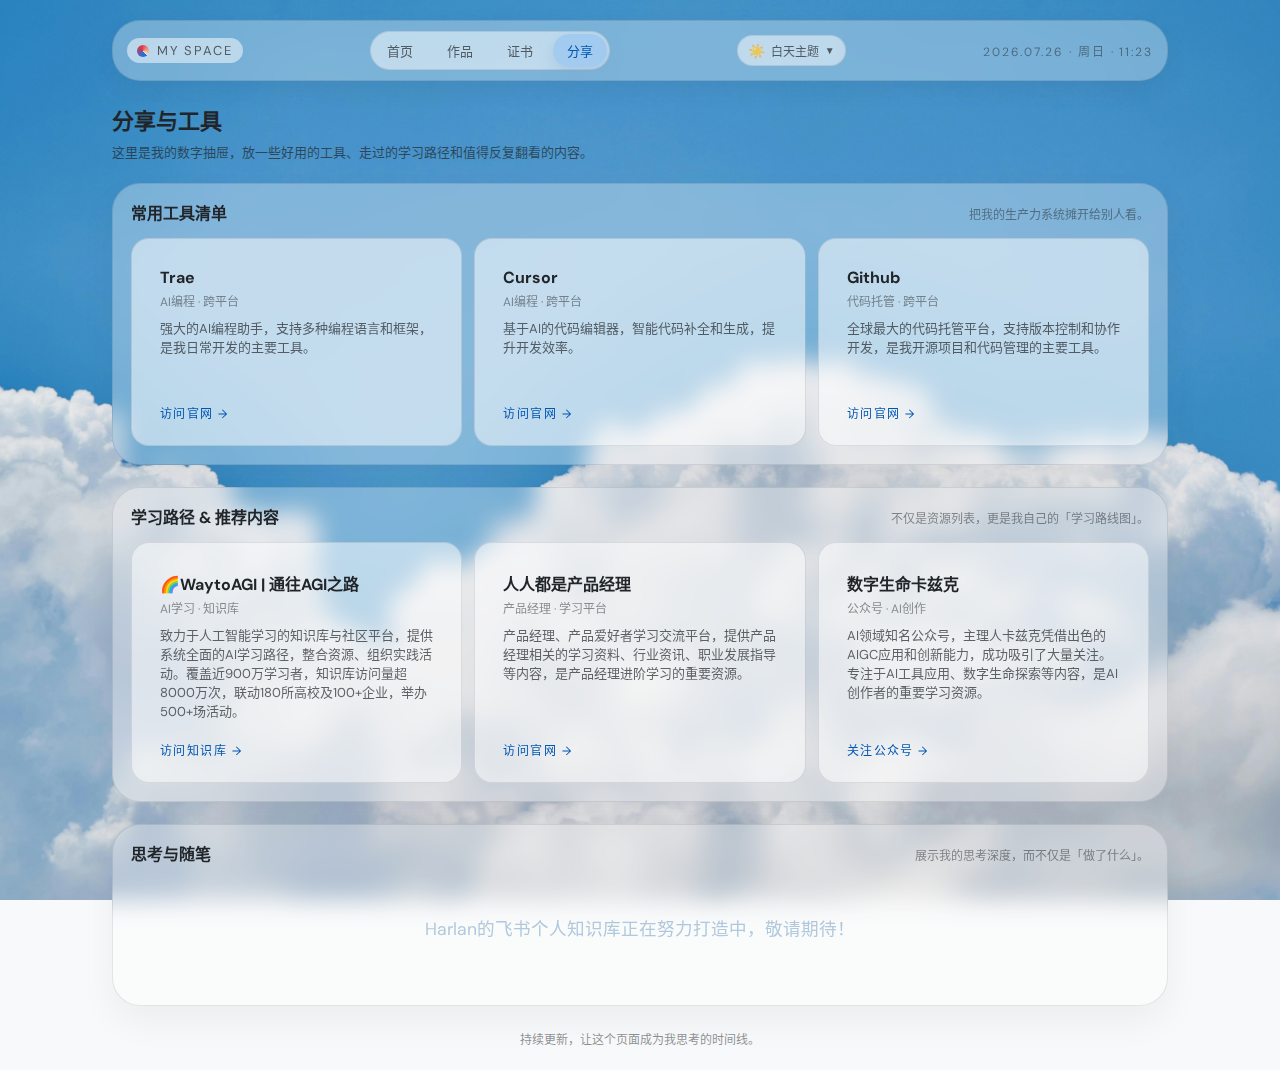
<file: share.html>
<!DOCTYPE html>
<html lang="zh-CN">
<head>
  <meta charset="UTF-8" />
  <meta name="viewport" content="width=device-width, initial-scale=1.0" />
  <title>分享与工具 · Harlan的个人空间</title>
  <link rel="preconnect" href="https://fonts.googleapis.com" />
  <link rel="preconnect" href="https://fonts.gstatic.com" crossorigin />
  <link
    href="https://fonts.googleapis.com/css2?family=DM+Sans:wght@300;400;500;600&display=swap"
    rel="stylesheet"
  />
  <link rel="stylesheet" href="styles.css" />
</head>
<body class="theme-scandi">
  <div class="app-shell app-shell--inner">
    <header class="top-nav">
      <a class="top-nav__brand" href="index.html">
        <span class="top-nav__logo-dot"></span>
        <span class="top-nav__logo-text">My Space</span>
      </a>
      <nav class="top-nav__links">
        <a href="space.html" class="top-nav__link">首页</a>
        <a href="works.html" class="top-nav__link">作品</a>
        <a href="certificates.html" class="top-nav__link">证书</a>
        <a href="share.html" class="top-nav__link top-nav__link--active">分享</a>
      </nav>
      <div class="top-nav__theme">
          <div class="theme-selector">
            <button id="theme-toggle" class="theme-toggle">
              <span class="theme-toggle__icon">🌙</span>
              <span class="theme-toggle__text">切换主题</span>
              <span class="theme-toggle__arrow">▼</span>
            </button>
            <div class="theme-dropdown" id="theme-dropdown">
              <div class="theme-option" data-theme="">
                <span class="theme-option__icon">🌞</span>
                <span class="theme-option__text">简约主题</span>
              </div>
              <div class="theme-option" data-theme="theme-day">
                <span class="theme-option__icon">☀️</span>
                <span class="theme-option__text">白天主题</span>
              </div>
              <div class="theme-option" data-theme="theme-night">
                <span class="theme-option__icon">🌙</span>
                <span class="theme-option__text">黑夜主题</span>
              </div>
            </div>
          </div>
        </div>
      <div class="top-nav__clock" id="nav-clock">--</div>
    </header>

    <main class="page">
      <header class="page-header">
        <div>
          <h1 class="page-header__title" data-i18n="share.title">分享与工具</h1>
          <p class="page-header__subtitle" data-i18n="share.subtitle">
            这里是我的数字抽屉，放一些好用的工具、走过的学习路径和值得反复翻看的内容。
          </p>
        </div>
      </header>

      <section class="section">
        <div class="section__header">
          <h2 class="section__title" data-i18n="share.tools">常用工具清单</h2>
          <p class="section__hint" data-i18n="share.toolsHint">把我的生产力系统摊开给别人看。</p>
        </div>
        <div class="card-slider-container">
          <div class="card-slider">
            <article class="card">
              <div class="card__body">
                <h3 class="card__title">Trae</h3>
                <p class="card__meta">AI编程 · 跨平台</p>
                <p class="card__desc">
                  强大的AI编程助手，支持多种编程语言和框架，是我日常开发的主要工具。
                </p>
                <div class="card__footer">
                  <a href="https://trae.ai" target="_blank" rel="noreferrer" class="card__link">访问官网 →</a>
                </div>
              </div>
            </article>
            <article class="card">
              <div class="card__body">
                <h3 class="card__title">Cursor</h3>
                <p class="card__meta">AI编程 · 跨平台</p>
                <p class="card__desc">
                  基于AI的代码编辑器，智能代码补全和生成，提升开发效率。
                </p>
                <div class="card__footer">
                  <a href="https://cursor.sh" target="_blank" rel="noreferrer" class="card__link">访问官网 →</a>
                </div>
              </div>
            </article>
            <article class="card">
              <div class="card__body">
                <h3 class="card__title">Github</h3>
                <p class="card__meta">代码托管 · 跨平台</p>
                <p class="card__desc">
                  全球最大的代码托管平台，支持版本控制和协作开发，是我开源项目和代码管理的主要工具。
                </p>
                <div class="card__footer">
                  <a href="https://github.com" target="_blank" rel="noreferrer" class="card__link">访问官网 →</a>
                </div>
              </div>
            </article>
            <article class="card">
              <div class="card__body">
                <h3 class="card__title">飞书</h3>
                <p class="card__meta">协作工具 · 跨平台</p>
                <p class="card__desc">
                  企业级协作平台，支持即时通讯、文档协作、视频会议等功能，是我团队协作的主要工具。
                </p>
                <div class="card__footer">
                  <a href="https://www.feishu.cn" target="_blank" rel="noreferrer" class="card__link">访问官网 →</a>
                </div>
              </div>
            </article>
            <article class="card">
              <div class="card__body">
                <h3 class="card__title">Midjourney</h3>
                <p class="card__meta">AI绘画 · 云端</p>
                <p class="card__desc">
                  强大的AI图像生成工具，通过文字描述生成高质量图像，是我AI创作的主要工具。
                </p>
                <div class="card__footer">
                  <a href="https://www.midjourney.com" target="_blank" rel="noreferrer" class="card__link">访问官网 →</a>
                </div>
              </div>
            </article>
            <article class="card">
              <div class="card__body">
                <h3 class="card__title">Figma</h3>
                <p class="card__meta">UI设计 · 云端</p>
                <p class="card__desc">
                  协作式UI设计工具，支持实时团队协作，界面简洁直观，是我设计用户界面的首选工具。
                </p>
                <div class="card__footer">
                  <a href="https://figma.com" target="_blank" rel="noreferrer" class="card__link">访问官网 →</a>
                </div>
              </div>
            </article>
            <article class="card">
              <div class="card__body">
                <h3 class="card__title">Notion</h3>
                <p class="card__meta">知识管理 · 跨平台</p>
                <p class="card__desc">
                  全能的知识管理工具，支持多种内容格式，帮助我组织和管理学习笔记、项目文档等。
                </p>
                <div class="card__footer">
                  <a href="https://notion.so" target="_blank" rel="noreferrer" class="card__link">访问官网 →</a>
                </div>
              </div>
            </article>
          </div>
        </div>
      </section>

      <section class="section">
        <div class="section__header">
          <h2 class="section__title" data-i18n="share.learning">学习路径 & 推荐内容</h2>
          <p class="section__hint" data-i18n="share.learningHint">不仅是资源列表，更是我自己的「学习路线图」。</p>
        </div>
        <div class="card-slider-container">
          <div class="card-slider">
            <article class="card card--note">
              <div class="card__body">
                <h3 class="card__title">🌈WaytoAGI | 通往AGI之路</h3>
                <p class="card__meta">AI学习 · 知识库</p>
                <p class="card__desc">
                  致力于人工智能学习的知识库与社区平台，提供系统全面的AI学习路径，整合资源、组织实践活动。覆盖近900万学习者，知识库访问量超8000万次，联动180所高校及100+企业，举办500+场活动。
                </p>
                <div class="card__footer">
                  <a href="https://waytoagi.feishu.cn/wiki/QPe5w5g7UisbEkkow8XcDmOpn8e" target="_blank" rel="noreferrer" class="card__link">访问知识库 →</a>
                </div>
              </div>
            </article>
            <article class="card card--note">
              <div class="card__body">
                <h3 class="card__title">人人都是产品经理</h3>
                <p class="card__meta">产品经理 · 学习平台</p>
                <p class="card__desc">
                  产品经理、产品爱好者学习交流平台，提供产品经理相关的学习资料、行业资讯、职业发展指导等内容，是产品经理进阶学习的重要资源。
                </p>
                <div class="card__footer">
                  <a href="https://www.woshipm.com/" target="_blank" rel="noreferrer" class="card__link">访问官网 →</a>
                </div>
              </div>
            </article>
            <article class="card card--note">
              <div class="card__body">
                <h3 class="card__title">数字生命卡兹克</h3>
                <p class="card__meta">公众号 · AI创作</p>
                <p class="card__desc">
                  AI领域知名公众号，主理人卡兹克凭借出色的AIGC应用和创新能力，成功吸引了大量关注。专注于AI工具应用、数字生命探索等内容，是AI创作者的重要学习资源。
                </p>
                <div class="card__footer">
                  <a href="#" target="_blank" rel="noreferrer" class="card__link">关注公众号 →</a>
                </div>
              </div>
            </article>
            <article class="card card--note">
              <div class="card__body">
                <h3 class="card__title">极客公园</h3>
                <p class="card__meta">公众号 · 科技媒体</p>
                <p class="card__desc">
                  中国创新者的大本营，成立于2010年。通过对前沿科技的观察报道、高水平的线下活动、众筹孵化等全方位的创业服务，汇聚了中国广大的创新、创业人群。
                </p>
                <div class="card__footer">
                  <a href="#" target="_blank" rel="noreferrer" class="card__link">关注公众号 →</a>
                </div>
              </div>
            </article>
            <article class="card card--note">
              <div class="card__body">
                <h3 class="card__title">量子位</h3>
                <p class="card__meta">公众号 · AI科技</p>
                <p class="card__desc">
                  关注AI及前沿科技的新媒体平台，着迷于全新技术和趋势带来的改变，帮助更多人第一时间看懂新趋势新机遇。是了解AI行业动态和技术发展的重要渠道。
                </p>
                <div class="card__footer">
                  <a href="#" target="_blank" rel="noreferrer" class="card__link">关注公众号 →</a>
                </div>
              </div>
            </article>
          </div>
        </div>
      </section>

      <section class="section">
        <div class="section__header">
          <h2 class="section__title" data-i18n="share.thoughts">思考与随笔</h2>
          <p class="section__hint" data-i18n="share.thoughtsHint">展示我的思考深度，而不仅是「做了什么」。</p>
        </div>
        <p style="text-align: center; color: rgba(126, 166, 200, 0.6); font-size: 1.1rem; padding: 2rem 0;">
          Harlan的飞书个人知识库正在努力打造中，敬请期待！
        </p>
      </section>
    </main>

    <footer class="site-footer">
      <span>持续更新，让这个页面成为我思考的时间线。</span>
    </footer>
  </div>

  <script src="main.js" defer></script>
</body>
</html>
</file>
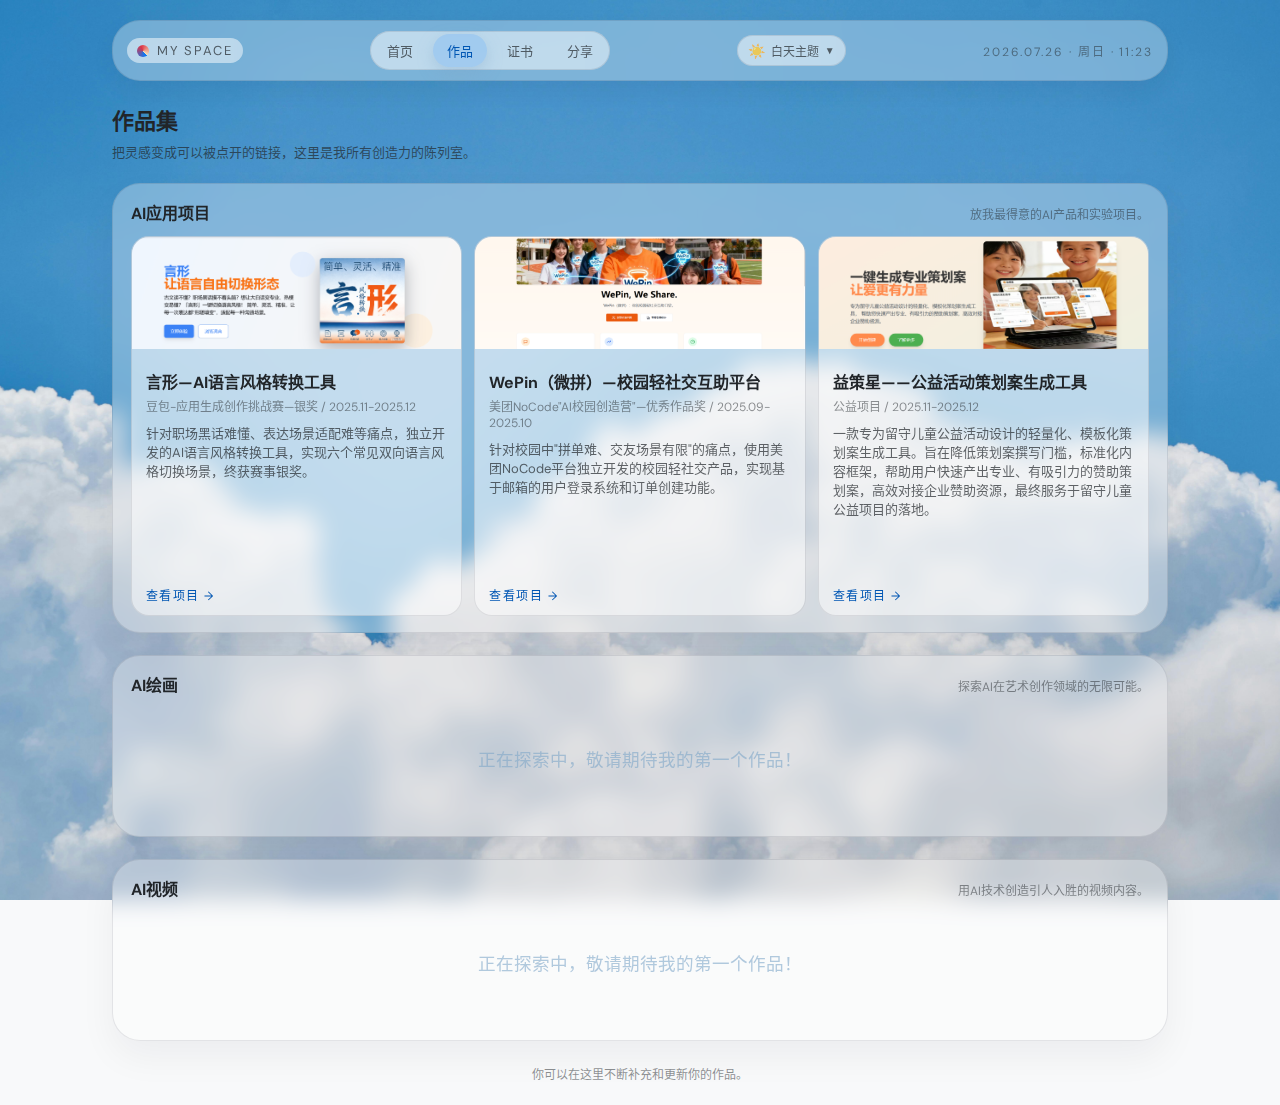
<file: works.html>
<!DOCTYPE html>
<html lang="zh-CN">
<head>
  <meta charset="UTF-8" />
  <meta name="viewport" content="width=device-width, initial-scale=1.0" />
  <title>作品集 · Harlan的个人空间</title>
  <link rel="preconnect" href="https://fonts.googleapis.com" />
  <link rel="preconnect" href="https://fonts.gstatic.com" crossorigin />
  <link
    href="https://fonts.googleapis.com/css2?family=DM+Sans:wght@300;400;500;600&display=swap"
    rel="stylesheet"
  />
  <link rel="stylesheet" href="styles.css" />
</head>
<body class="theme-scandi">
  <div class="app-shell app-shell--inner">
    <header class="top-nav">
      <a class="top-nav__brand" href="index.html">
        <span class="top-nav__logo-dot"></span>
        <span class="top-nav__logo-text">My Space</span>
      </a>
      <nav class="top-nav__links">
        <a href="space.html" class="top-nav__link">首页</a>
        <a href="works.html" class="top-nav__link top-nav__link--active">作品</a>
        <a href="certificates.html" class="top-nav__link">证书</a>
        <a href="share.html" class="top-nav__link">分享</a>
      </nav>
      <div class="top-nav__theme">
          <div class="theme-selector">
            <button id="theme-toggle" class="theme-toggle">
              <span class="theme-toggle__icon">🌙</span>
              <span class="theme-toggle__text">切换主题</span>
              <span class="theme-toggle__arrow">▼</span>
            </button>
            <div class="theme-dropdown" id="theme-dropdown">
              <div class="theme-option" data-theme="">
                <span class="theme-option__icon">🌞</span>
                <span class="theme-option__text">简约主题</span>
              </div>
              <div class="theme-option" data-theme="theme-day">
                <span class="theme-option__icon">☀️</span>
                <span class="theme-option__text">白天主题</span>
              </div>
              <div class="theme-option" data-theme="theme-night">
                <span class="theme-option__icon">🌙</span>
                <span class="theme-option__text">黑夜主题</span>
              </div>
            </div>
          </div>
        </div>
      <div class="top-nav__clock" id="nav-clock">--</div>
    </header>

    <main class="page">
      <header class="page-header">
        <div>
          <h1 class="page-header__title" data-i18n="works.title">作品集</h1>
          <p class="page-header__subtitle" data-i18n="works.subtitle">
            把灵感变成可以被点开的链接，这里是我所有创造力的陈列室。
          </p>
        </div>
      </header>

      <section class="section">
        <div class="section__header">
          <h2 class="section__title" data-i18n="works.aiApps">AI应用项目</h2>
          <p class="section__hint" data-i18n="works.aiAppsHint">放我最得意的AI产品和实验项目。</p>
        </div>
        <div class="card-grid card-grid--3">
          <article class="card card--tall">
            <div class="card__cover" style="background-image: url('images/yanxing.png'); background-size: cover; background-position: center;"></div>
            <div class="card__body">
              <h3 class="card__title">言形—AI语言风格转换工具</h3>
              <p class="card__meta">豆包-应用生成创作挑战赛—银奖 / 2025.11-2025.12</p>
              <p class="card__desc">
                针对职场黑话难懂、表达场景适配难等痛点，独立开发的AI语言风格转换工具，实现六个常见双向语言风格切换场景，终获赛事银奖。
              </p>
              <div class="card__footer">
                <a href="https://www.doubao.com/code/launch/preview/130715974914" target="_blank" rel="noreferrer" class="card__link">查看项目 →</a>
              </div>
            </div>
          </article>
          <article class="card card--tall">
            <div class="card__cover" style="background-image: url('images/WePin.png'); background-size: cover; background-position: center;"></div>
            <div class="card__body">
              <h3 class="card__title">WePin（微拼）—校园轻社交互助平台</h3>
              <p class="card__meta">美团NoCode"AI校园创造营"—优秀作品奖 / 2025.09-2025.10</p>
              <p class="card__desc">
                针对校园中"拼单难、交友场景有限"的痛点，使用美团NoCode平台独立开发的校园轻社交产品，实现基于邮箱的用户登录系统和订单创建功能。
              </p>
              <div class="card__footer">
                <a href="https://harlan-pinpin.nocode.host/" target="_blank" rel="noreferrer" class="card__link">查看项目 →</a>
              </div>
            </div>
          </article>
          <article class="card card--tall">
            <div class="card__cover" style="background-image: url('images/yicexing.png'); background-size: cover; background-position: center;"></div>
            <div class="card__body">
              <h3 class="card__title">益策星——公益活动策划案生成工具</h3>
              <p class="card__meta">公益项目 / 2025.11-2025.12</p>
              <p class="card__desc">
                一款专为留守儿童公益活动设计的轻量化、模板化策划案生成工具。旨在降低策划案撰写门槛，标准化内容框架，帮助用户快速产出专业、有吸引力的赞助策划案，高效对接企业赞助资源，最终服务于留守儿童公益项目的落地。
              </p>
              <div class="card__footer">
                <a href="https://www.doubao.com/code/launch/preview/130717026306" target="_blank" rel="noreferrer" class="card__link">查看项目 →</a>
              </div>
            </div>
          </article>
        </div>
      </section>

      <section class="section">
        <div class="section__header">
          <h2 class="section__title" data-i18n="works.aiArt">AI绘画</h2>
          <p class="section__hint" data-i18n="works.aiArtHint">探索AI在艺术创作领域的无限可能。</p>
        </div>
        <p style="text-align: center; color: rgba(126, 166, 200, 0.6); font-size: 1.1rem; padding: 2rem 0;">
          正在探索中，敬请期待我的第一个作品！
        </p>
      </section>

      <section class="section">
        <div class="section__header">
          <h2 class="section__title" data-i18n="works.aiVideo">AI视频</h2>
          <p class="section__hint" data-i18n="works.aiVideoHint">用AI技术创造引人入胜的视频内容。</p>
        </div>
        <p style="text-align: center; color: rgba(126, 166, 200, 0.6); font-size: 1.1rem; padding: 2rem 0;">
          正在探索中，敬请期待我的第一个作品！
        </p>
      </section>
    </main>

    <footer class="site-footer">
      <span>你可以在这里不断补充和更新你的作品。</span>
    </footer>
  </div>

  <script src="main.js" defer></script>
</body>
</html>
</file>
<file: styles.css>
/* 简约主题（默认） */
:root {
  --bg: #f7f7f5;
  --bg-elevated: #ffffff;
  --bg-soft: #f1f3f5;
  --bg-soft-strong: #e1e4ea;
  --border-subtle: rgba(15, 23, 42, 0.06);
  --border-strong: rgba(15, 23, 42, 0.12);
  --text-main: #1f2933;
  --text-soft: rgba(15, 23, 42, 0.62);
  --text-softer: rgba(15, 23, 42, 0.45);
  --accent: #7ea6c8;
  --accent-soft: rgba(126, 166, 200, 0.12);
  --accent-strong: #335a7b;
  --accent-warm: #f1b5aa;
  --shadow-soft: 0 18px 45px rgba(15, 23, 42, 0.08);
  --radius-lg: 28px;
  --radius-md: 18px;
  --radius-sm: 999px;
  --transition-fast: 180ms ease-out;
  --transition-med: 260ms ease-out;
}

/* 白天主题 */
body.theme-day {
  --bg: #f8f9fa;
  --bg-elevated: rgba(255, 255, 255, 0.85);
  --bg-soft: rgba(248, 249, 250, 0.85);
  --bg-soft-strong: rgba(222, 226, 230, 0.85);
  --border-subtle: rgba(15, 23, 42, 0.1);
  --border-strong: rgba(15, 23, 42, 0.15);
  --text-main: #212529;
  --text-soft: rgba(33, 37, 41, 0.7);
  --text-softer: rgba(33, 37, 41, 0.5);
  --accent: #007bff;
  --accent-soft: rgba(0, 123, 255, 0.15);
  --accent-strong: #0056b3;
  --accent-warm: #dc3545;
  --shadow-soft: 0 18px 45px rgba(0, 0, 0, 0.1);
}

/* 黑夜主题 */
body.theme-night {
  --bg: #1a1a1a;
  --bg-elevated: rgba(30, 30, 30, 0.85);
  --bg-soft: rgba(40, 40, 40, 0.85);
  --bg-soft-strong: rgba(50, 50, 50, 0.85);
  --border-subtle: rgba(255, 255, 255, 0.1);
  --border-strong: rgba(255, 255, 255, 0.15);
  --text-main: #f8f9fa;
  --text-soft: rgba(248, 249, 250, 0.7);
  --text-softer: rgba(248, 249, 250, 0.5);
  --accent: #6c757d;
  --accent-soft: rgba(108, 117, 125, 0.15);
  --accent-strong: #495057;
  --accent-warm: #fd7e14;
  --shadow-soft: 0 18px 45px rgba(0, 0, 0, 0.3);
}

/* 玻璃拟态样式 */
.glass {
  background: rgba(255, 255, 255, 0.25);
  backdrop-filter: blur(12px);
  -webkit-backdrop-filter: blur(12px);
  border: 1px solid rgba(255, 255, 255, 0.18);
  box-shadow: 0 8px 32px 0 rgba(31, 38, 135, 0.37);
}

/* 黑夜主题的玻璃拟态 */
body.theme-night .glass {
  background: rgba(30, 30, 30, 0.7);
  backdrop-filter: blur(12px);
  -webkit-backdrop-filter: blur(12px);
  border: 1px solid rgba(255, 255, 255, 0.08);
  box-shadow: 0 8px 32px 0 rgba(0, 0, 0, 0.37);
}

/* 白天主题的玻璃拟态 */
body.theme-day .glass {
  background: rgba(255, 255, 255, 0.7);
  backdrop-filter: blur(12px);
  -webkit-backdrop-filter: blur(12px);
  border: 1px solid rgba(255, 255, 255, 0.2);
  box-shadow: 0 8px 32px 0 rgba(31, 38, 135, 0.2);
}

*,
*::before,
*::after {
  box-sizing: border-box;
}

body {
  margin: 0;
  min-height: 100vh;
  font-family: "DM Sans", system-ui, -apple-system, BlinkMacSystemFont, "Segoe UI",
    sans-serif;
  color: var(--text-main);
  background-color: var(--bg);
  -webkit-font-smoothing: antialiased;
  transition: background var(--transition-med), color var(--transition-med);
}

/* 主题背景 */
body.theme-day {
  background-image: url('images/splash-light.jpg') !important;
  background-size: cover !important;
  background-position: center center !important;
  background-repeat: no-repeat !important;
  background-color: #f8f9fa;
}

body.theme-day .splash {
  background: transparent !important;
}

body.theme-night {
  background-image: url('images/splash-dark.jpg') !important;
  background-size: cover !important;
  background-position: center center !important;
  background-repeat: no-repeat !important;
  background-color: #1a1a1a;
}

body.theme-night .splash {
  background: transparent !important;
}

/* 开屏页主题背景 */
body.theme-day.splash-page {
  background-image: url('images/splash-light.jpg') !important;
  background-size: cover !important;
  background-position: center center !important;
  background-repeat: no-repeat !important;
  background-color: #f8f9fa;
}

body.theme-day.splash-page .splash {
  background: transparent !important;
}

body.theme-night.splash-page {
  background-image: url('images/splash-dark.jpg') !important;
  background-size: cover !important;
  background-position: center center !important;
  background-repeat: no-repeat !important;
  background-color: #1a1a1a;
}

body.theme-night.splash-page .splash {
  background: transparent !important;
}

.theme-scandi {
  background: radial-gradient(circle at top left, #f5fafc 0, var(--bg) 42%, #fdf7f5 100%);
}

a {
  color: inherit;
  text-decoration: none;
}

img {
  max-width: 100%;
  display: block;
}

/* Splash (welcome) page */

.splash {
  position: relative;
  min-height: 100vh;
  display: grid;
  grid-template-rows: auto 1fr auto;
  padding: 26px 32px 26px;
  overflow: hidden;
}

@media (max-width: 720px) {
  .splash {
    padding: 20px 18px 22px;
  }
}

.splash__bg {
  position: absolute;
  inset: 0;
  background:
    radial-gradient(circle at top left, rgba(126, 166, 200, 0.16), transparent 55%),
    radial-gradient(circle at bottom right, rgba(241, 181, 170, 0.16), transparent 50%),
    linear-gradient(145deg, #f9fafb 0%, #f6f3f0 100%);
  z-index: -2;
}

/* 主题模式下隐藏splash__bg，显示body的背景图片 */
body.theme-day .splash__bg,
body.theme-night .splash__bg {
  display: none !important;
  background: transparent !important;
  z-index: -10 !important;
}

.splash__header {
  display: flex;
  align-items: center;
  justify-content: space-between;
  padding: 4px 8px;
  font-size: 12px;
  letter-spacing: 0.12em;
  text-transform: uppercase;
  color: var(--text-softer);
}

/* 开屏页主题切换按钮 */
.splash__theme {
  display: flex;
  align-items: center;
}

.splash__theme .theme-toggle {
  background: rgba(255, 255, 255, 0.3);
  border-color: rgba(255, 255, 255, 0.3);
  color: var(--text-soft);
}

.splash__theme .theme-toggle:hover {
  background: rgba(255, 255, 255, 0.5);
  border-color: rgba(255, 255, 255, 0.5);
  color: var(--text-main);
}

/* 主题模式下调整开屏页主题切换按钮 */
body.theme-night .splash__theme .theme-toggle {
  background: rgba(40, 40, 40, 0.3);
  border-color: rgba(255, 255, 255, 0.1);
  color: rgba(248, 249, 250, 0.7);
}

body.theme-night .splash__theme .theme-toggle:hover {
  background: rgba(40, 40, 40, 0.5);
  border-color: rgba(255, 255, 255, 0.2);
  color: rgba(248, 249, 250, 1);
}

.splash__logo-dot {
  width: 12px;
  height: 12px;
  border-radius: 999px;
  background: conic-gradient(from 140deg, var(--accent) 0, var(--accent-warm) 55%, #f8e2b8 100%);
  margin-right: 8px;
  display: inline-block;
}

.splash__logo-text {
  font-weight: 600;
}

.splash__content {
  display: flex;
  flex-direction: column;
  align-items: center;
  justify-content: center;
  text-align: center;
  padding: 18px 0 10px;
  gap: 18px;
}

.splash__avatar {
  width: 120px;
  height: 120px;
  border-radius: 38% 62% 64% 36% / 42% 40% 60% 58%;
  background: transparent;
  display: flex;
  align-items: center;
  justify-content: center;
  border: 1px solid transparent;
  box-shadow: none;
  position: relative;
  overflow: hidden;
}

.splash__avatar::after {
  display: none;
}

.splash__avatar-inner {
  position: relative;
  z-index: 1;
  width: 84px;
  height: 84px;
  border-radius: 999px;
  background: transparent;
  display: flex;
  align-items: center;
  justify-content: center;
  font-size: 40px;
  font-weight: 500;
  color: var(--accent-strong);
}

.splash__title {
  margin: 6px 0 0;
  font-size: clamp(26px, 3vw, 32px);
  font-weight: 500;
  letter-spacing: 0.02em;
}

.splash__quote-container {
  margin: 12px 0 8px;
  max-width: 480px;
  text-align: center;
  cursor: pointer;
  transition: transform 0.3s ease;
}

.splash__quote-container:hover {
  transform: translateY(-2px);
}

.splash__quote {
  margin: 0;
  font-size: 16px;
  font-weight: 400;
  line-height: 1.5;
  color: var(--text-soft);
  font-style: italic;
  position: relative;
  padding: 20px 30px;
  opacity: 0;
  animation: fadeIn 0.8s ease forwards;
}

.splash__quote::before,
.splash__quote::after {
  display: none;
}

@keyframes fadeIn {
  from {
    opacity: 0;
    transform: translateY(10px);
  }
  to {
    opacity: 1;
    transform: translateY(0);
  }
}

@keyframes fadeOut {
  from {
    opacity: 1;
    transform: translateY(0);
  }
  to {
    opacity: 0;
    transform: translateY(-10px);
  }
}

.fade-out {
  animation: fadeOut 0.5s ease forwards;
}

.fade-in {
  animation: fadeIn 0.8s ease forwards;
}

.splash__clock {
  margin-top: 4px;
  padding: 10px 18px;
  border-radius: 999px;
  background: rgba(255, 255, 255, 0.3);
  border: 1px solid var(--border-subtle);
  font-size: 13px;
  letter-spacing: 0.14em;
  text-transform: uppercase;
  color: var(--text-soft);
}

.splash__button {
  margin-top: 12px;
}

.splash__footer {
  display: flex;
  align-items: center;
  justify-content: center;
  font-size: 12px;
  color: var(--text-softer);
  padding-top: 6px;
}

.btn {
  display: inline-flex;
  align-items: center;
  justify-content: center;
  gap: 8px;
  padding: 12px 22px;
  border-radius: 999px;
  border: 0;
  cursor: pointer;
  font-size: 14px;
  font-weight: 500;
  letter-spacing: 0.08em;
  text-transform: uppercase;
  transition: transform var(--transition-fast), box-shadow var(--transition-fast),
    background var(--transition-fast), color var(--transition-fast);
}

.btn--primary {
  background: radial-gradient(circle at top left, #f8e7e0 0, #f1b5aa 32%, #7ea6c8 100%);
  color: #1f2933;
  box-shadow: 0 12px 30px rgba(148, 144, 132, 0.5);
}

.btn--primary:hover {
  transform: translateY(-1px);
  box-shadow: 0 18px 40px rgba(148, 144, 132, 0.6);
}

.btn--primary:active {
  transform: translateY(0);
  box-shadow: 0 8px 22px rgba(148, 144, 132, 0.45);
}

.btn__icon {
  font-size: 16px;
}

/* App shell & layout */

.app-shell {
  min-height: 100vh;
  padding: 20px 32px 22px;
  display: flex;
  flex-direction: column;
  gap: 18px;
}

@media (max-width: 900px) {
  .app-shell {
    padding: 14px 16px 20px;
  }
}

.app-shell--inner {
  max-width: 1120px;
  margin: 0 auto;
}

.top-nav {
  display: flex;
  align-items: center;
  justify-content: space-between;
  padding: 10px 14px;
  border-radius: var(--radius-lg);
  background: rgba(255, 255, 255, 0.3);
  backdrop-filter: blur(12px);
  -webkit-backdrop-filter: blur(12px);
  border: 1px solid var(--border-subtle);
  box-shadow: 0 8px 24px rgba(15, 23, 42, 0.06);
  transition: all var(--transition-med);
}

body.theme-night .top-nav {
  background: rgba(40, 40, 40, 0.3);
  border-color: rgba(255, 255, 255, 0.1);
}

body.theme-day .top-nav {
  background: rgba(255, 255, 255, 0.3);
  border-color: rgba(15, 23, 42, 0.1);
}

.top-nav__brand {
  display: inline-flex;
  align-items: center;
  gap: 8px;
  padding: 4px 10px;
  border-radius: 999px;
  background: rgba(255, 255, 255, 0.3);
  backdrop-filter: blur(8px);
  -webkit-backdrop-filter: blur(8px);
  transition: all var(--transition-fast);
}

.top-nav__brand:hover {
  background: rgba(255, 255, 255, 0.5);
}

body.theme-night .top-nav__brand {
  background: rgba(40, 40, 40, 0.3);
}

body.theme-night .top-nav__brand:hover {
  background: rgba(60, 60, 60, 0.5);
}

body.theme-day .top-nav__brand {
  background: rgba(255, 255, 255, 0.3);
}

body.theme-day .top-nav__brand:hover {
  background: rgba(255, 255, 255, 0.5);
}

.top-nav__logo-dot {
  width: 12px;
  height: 12px;
  border-radius: 999px;
  background: conic-gradient(from 140deg, var(--accent) 0, var(--accent-warm) 55%, #f8e2b8 100%);
}

.top-nav__logo-text {
  font-size: 13px;
  letter-spacing: 0.14em;
  text-transform: uppercase;
  color: var(--text-soft);
  transition: color var(--transition-fast);
}

.top-nav__brand:hover .top-nav__logo-text {
  color: var(--text-main);
}

body.theme-night .top-nav__logo-text {
  color: rgba(248, 249, 250, 0.7);
}

body.theme-night .top-nav__brand:hover .top-nav__logo-text {
  color: rgba(248, 249, 250, 0.9);
}

.top-nav__links {
  display: flex;
  align-items: center;
  gap: 6px;
  padding: 2px;
  border-radius: 999px;
  background: rgba(255, 255, 255, 0.3);
  backdrop-filter: blur(12px);
  -webkit-backdrop-filter: blur(12px);
  border: 1px solid var(--border-subtle);
  transition: all var(--transition-med);
}

body.theme-night .top-nav__links {
  background: rgba(40, 40, 40, 0.3);
  border-color: rgba(255, 255, 255, 0.1);
}

body.theme-day .top-nav__links {
  background: rgba(255, 255, 255, 0.3);
  border-color: rgba(15, 23, 42, 0.1);
}

.top-nav__link {
  position: relative;
  padding: 7px 14px;
  border-radius: 999px;
  font-size: 13px;
  color: var(--text-soft);
  transition: background var(--transition-fast), color var(--transition-fast),
    transform var(--transition-fast);
}

.top-nav__link:hover {
  background: rgba(255, 255, 255, 0.9);
  color: var(--text-main);
  transform: translateY(-1px);
}

body.theme-night .top-nav__link:hover {
  background: rgba(60, 60, 60, 0.5);
  color: rgba(248, 249, 250, 0.9);
}

body.theme-day .top-nav__link:hover {
  background: rgba(255, 255, 255, 0.9);
  color: var(--text-main);
}

.top-nav__link--active {
  background: var(--accent-soft);
  color: var(--accent-strong);
  box-shadow: 0 6px 16px rgba(126, 166, 200, 0.35);
}

.top-nav__clock {
  font-size: 12px;
  color: var(--text-softer);
  letter-spacing: 0.16em;
  text-transform: uppercase;
}

/* 主题切换按钮 */
.top-nav__theme {
  display: flex;
  align-items: center;
  margin-right: 10px;
}

.theme-toggle {
  display: flex;
  align-items: center;
  gap: 6px;
  padding: 6px 10px;
  border-radius: 999px;
  background: rgba(255, 255, 255, 0.3);
  backdrop-filter: blur(12px);
  -webkit-backdrop-filter: blur(12px);
  border: 1px solid var(--border-subtle);
  font-size: 12px;
  color: var(--text-soft);
  cursor: pointer;
  transition: all var(--transition-fast);
}

.theme-toggle__arrow {
  font-size: 10px;
  transition: transform var(--transition-fast);
}

.theme-toggle.open .theme-toggle__arrow {
  transform: rotate(180deg);
}

body.theme-night .theme-toggle {
  background: rgba(40, 40, 40, 0.3);
  border-color: rgba(255, 255, 255, 0.1);
  color: rgba(248, 249, 250, 0.7);
}

body.theme-day .theme-toggle {
  background: rgba(255, 255, 255, 0.3);
  border-color: rgba(15, 23, 42, 0.1);
  color: var(--text-soft);
}

.theme-toggle:hover {
  border-color: var(--accent);
  color: var(--text-main);
  background: rgba(255, 255, 255, 0.5);
}

body.theme-night .theme-toggle:hover {
  background: rgba(60, 60, 60, 0.5);
  color: rgba(248, 249, 250, 0.9);
}

body.theme-day .theme-toggle:hover {
  background: rgba(255, 255, 255, 0.5);
  color: var(--text-main);
}

.theme-toggle__icon {
  font-size: 14px;
}

/* 主题选择器样式 */
.theme-selector {
  position: relative;
  display: inline-block;
  z-index: 9999;
}

/* 主题下拉列表样式 */
.theme-dropdown {
  position: absolute;
  top: 100%;
  right: 0;
  margin-top: 8px;
  min-width: 160px;
  background: rgba(255, 255, 255, 0.3);
  backdrop-filter: blur(12px);
  -webkit-backdrop-filter: blur(12px);
  border: 1px solid var(--border-subtle);
  border-radius: var(--radius-md);
  box-shadow: 0 12px 32px rgba(15, 23, 42, 0.12);
  padding: 6px 0;
  z-index: 9999;
  opacity: 0;
  visibility: hidden;
  transform: translateY(-10px);
  transition: all var(--transition-fast);
}

/* 确保top-nav和其父元素不会遮挡下拉列表 */
.top-nav {
  position: relative;
  z-index: 9998;
}

.top-nav__theme {
  position: relative;
  z-index: 9999;
}

.theme-dropdown.open {
  opacity: 1;
  visibility: visible;
  transform: translateY(0);
}

body.theme-night .theme-dropdown {
  background: rgba(40, 40, 40, 0.3);
  border-color: rgba(255, 255, 255, 0.1);
  box-shadow: 0 12px 32px rgba(0, 0, 0, 0.3);
}

body.theme-day .theme-dropdown {
  background: rgba(255, 255, 255, 0.3);
  border-color: rgba(15, 23, 42, 0.1);
}

/* 主题选项样式 */
.theme-option {
  display: flex;
  align-items: center;
  gap: 8px;
  padding: 8px 16px;
  cursor: pointer;
  transition: all var(--transition-fast);
  font-size: 13px;
  color: var(--text-soft);
}

.theme-option:hover {
  background: rgba(255, 255, 255, 0.3);
  color: var(--text-main);
}

body.theme-night .theme-option {
  color: rgba(248, 249, 250, 0.7);
}

body.theme-night .theme-option:hover {
  background: rgba(60, 60, 60, 0.5);
  color: rgba(248, 249, 250, 0.9);
}

.theme-option__icon {
  font-size: 14px;
}

.theme-option__text {
  font-weight: 400;
}

/* 开屏页主题选择器样式 */
.splash__theme .theme-selector {
  display: inline-block;
}

.splash__theme .theme-dropdown {
  right: 0;
  left: auto;
}

@media (max-width: 720px) {
  .theme-dropdown {
    min-width: 140px;
  }
  
  .theme-option {
    padding: 6px 12px;
    font-size: 12px;
  }
  
  /* 移动端主题切换按钮优化 */
  .splash__theme .theme-toggle {
    padding: 5px 8px;
    font-size: 11px;
  }
  
  .top-nav__theme .theme-toggle {
    padding: 5px 8px;
    font-size: 11px;
  }
  
  .theme-toggle__icon {
    font-size: 13px;
  }
  
  .theme-toggle__arrow {
    font-size: 9px;
  }
}

@media (max-width: 480px) {
  /* 小屏幕主题切换按钮优化 */
  .splash__theme .theme-toggle {
    padding: 4px 6px;
    font-size: 10px;
  }
  
  .top-nav__theme .theme-toggle {
    padding: 4px 6px;
    font-size: 10px;
  }
  
  .theme-toggle__icon {
    font-size: 12px;
  }
  
  .theme-toggle__arrow {
    font-size: 8px;
  }
  
  .theme-dropdown {
    min-width: 130px;
  }
  
  .theme-option {
    padding: 5px 10px;
    font-size: 11px;
  }
}

@media (max-width: 720px) {
  .top-nav {
    padding: 8px 10px;
    gap: 8px;
  }
  .top-nav__brand {
    display: block;
    font-size: 12px;
  }
  .top-nav__links {
    flex: 1;
    justify-content: center;
  }
  .top-nav__clock {
    display: none;
  }
}

/* 平板端优化 */
@media (min-width: 721px) and (max-width: 1024px) {
  .top-nav {
    padding: 9px 12px;
  }
  
  .top-nav__link {
    padding: 6px 12px;
    font-size: 12px;
  }
  
  .top-nav__clock {
    font-size: 11px;
  }
}

/* 移动端导航优化 */
@media (max-width: 480px) {
  .top-nav {
    padding: 6px 8px;
    flex-wrap: wrap;
  }
  
  .top-nav__links {
    order: 2;
    width: 100%;
    justify-content: space-around;
    margin-top: 8px;
    padding: 4px 0;
  }
  
  .top-nav__link {
    padding: 5px 10px;
    font-size: 11px;
  }
  
  .top-nav__theme {
    order: 1;
    margin-right: auto;
  }
}

.layout-home {
  display: grid;
  grid-template-columns: minmax(0, 2fr) minmax(280px, 1fr);
  gap: 18px;
  align-items: flex-start;
}

@media (max-width: 900px) {
  .layout-home {
    grid-template-columns: minmax(0, 1fr);
  }

  /* 在移动端,让个人信息板块显示在第二个位置 */
  .layout-home__left {
    order: 1;
  }

  .layout-home__right {
    order: 2;
  }

  /* 个人信息板块在右侧中显示在第一个位置 */
  .layout-home__right > .panel--profile {
    order: -1;
  }
}

.layout-home__left,
.layout-home__right {
  display: flex;
  flex-direction: column;
  gap: 14px;
}

.panel {
  border-radius: var(--radius-lg);
  border: 1px solid var(--border-subtle);
  padding: 18px 18px 18px;
  box-shadow: 0 18px 40px rgba(15, 23, 42, 0.04);
  background: rgba(255, 255, 255, 0.3);
  backdrop-filter: blur(12px);
  -webkit-backdrop-filter: blur(12px);
  transition: all var(--transition-med);
}

body.theme-night .panel {
  background: rgba(40, 40, 40, 0.3);
}

body.theme-day .panel {
  background: rgba(255, 255, 255, 0.3);
}

.panel--soft {
  background: rgba(255, 255, 255, 0.3);
  backdrop-filter: blur(12px);
  -webkit-backdrop-filter: blur(12px);
}

body.theme-night .panel--soft {
  background: rgba(40, 40, 40, 0.3);
}

body.theme-day .panel--soft {
  background: rgba(255, 255, 255, 0.3);
}

.panel--profile {
  padding: 18px 18px 16px;
}

.panel__title {
  margin: 0;
  font-size: 18px;
  letter-spacing: 0.02em;
}

.panel__subtitle {
  margin: 6px 0 0;
  font-size: 13px;
  color: var(--text-soft);
  max-width: 100%;
}

.panel__header-row {
  display: flex;
  align-items: baseline;
  justify-content: space-between;
  gap: 8px;
  margin-bottom: 10px;
}

.panel__hint {
  font-size: 12px;
  color: var(--text-softer);
}

.text-accent {
  color: var(--accent-strong);
}

/* Cards */

.card-grid {
  display: grid;
  gap: 12px;
}

.card-grid--3 {
  grid-template-columns: repeat(3, minmax(0, 1fr));
}

.card-grid--2 {
  grid-template-columns: repeat(2, minmax(0, 1fr));
}

@media (max-width: 900px) {
  .card-grid--3 {
    grid-template-columns: repeat(2, minmax(0, 1fr));
  }
}

@media (max-width: 640px) {
  .card-grid--3,
  .card-grid--2 {
    grid-template-columns: minmax(0, 1fr);
  }
}

.card {
  position: relative;
  border-radius: var(--radius-md);
  background: rgba(255, 255, 255, 0.3);
  border: 1px solid var(--border-subtle);
  padding: 14px 14px 12px;
  display: flex;
  flex-direction: column;
  gap: 6px;
  transition: transform var(--transition-med), box-shadow var(--transition-med),
    border-color var(--transition-med), background var(--transition-med);
  cursor: pointer;
  backdrop-filter: blur(12px);
  -webkit-backdrop-filter: blur(12px);
}

body.theme-night .card {
  background: rgba(40, 40, 40, 0.3);
}

body.theme-day .card {
  background: rgba(255, 255, 255, 0.3);
}

.card--primary {
  background: rgba(126, 166, 200, 0.1);
  border-color: rgba(126, 166, 200, 0.45);
  box-shadow: 0 18px 40px rgba(126, 166, 200, 0.35);
  backdrop-filter: blur(12px);
  -webkit-backdrop-filter: blur(12px);
}

.card--primary:hover {
  transform: translateY(-2px);
  box-shadow: 0 22px 52px rgba(126, 166, 200, 0.45);
}

.card--tall {
  padding: 0;
  overflow: hidden;
  height: 380px;
  display: flex;
  flex-direction: column;
  background: rgba(255, 255, 255, 0.3);
  backdrop-filter: blur(12px);
  -webkit-backdrop-filter: blur(12px);
}

body.theme-night .card--tall {
  background: rgba(40, 40, 40, 0.3);
}

body.theme-day .card--tall {
  background: rgba(255, 255, 255, 0.3);
}

.card--cert {
  background: rgba(255, 255, 255, 0.3);
  backdrop-filter: blur(12px);
  -webkit-backdrop-filter: blur(12px);
}

body.theme-night .card--cert {
  background: rgba(40, 40, 40, 0.3);
}

.card--note {
  background: rgba(255, 255, 255, 0.3);
  backdrop-filter: blur(12px);
  -webkit-backdrop-filter: blur(12px);
}

body.theme-night .card--note {
  background: rgba(40, 40, 40, 0.3);
}

.card:hover {
  transform: translateY(-2px);
  box-shadow: 0 20px 42px rgba(15, 23, 42, 0.14);
  border-color: var(--border-strong);
}

.card__label {
  font-size: 11px;
  letter-spacing: 0.18em;
  text-transform: uppercase;
  color: var(--text-softer);
}

.card__title {
  margin: 2px 0 0;
  font-size: 16px;
}

.card__meta {
  margin: 4px 0 0;
  font-size: 12px;
  color: var(--text-softer);
}

.card__desc {
  margin: 8px 0 0;
  font-size: 13px;
  color: var(--text-soft);
}

.card__action,
.card__link {
  margin-top: 10px;
  font-size: 12px;
  letter-spacing: 0.12em;
  text-transform: uppercase;
  color: var(--accent-strong);
}

.card__link {
  display: inline-flex;
  align-items: center;
}

.card__cover {
  height: 168px;
  background-size: cover;
  background-position: center;
}

.card__cover--placeholder {
  background-image: linear-gradient(
      135deg,
      rgba(148, 163, 184, 0.22),
      rgba(226, 232, 240, 0.8)
    );
}

.card__body {
  padding: 12px 14px 10px;
  position: relative;
  height: 100%;
  min-height: 180px;
}

.card__desc {
  margin-bottom: 40px;
}

.card__footer {
  position: absolute;
  bottom: 10px;
  left: 14px;
  margin: 0;
  padding: 0;
}



/* Card Slider */

.card-slider-container {
  overflow-x: auto;
  overflow-y: hidden;
  -webkit-overflow-scrolling: touch;
  scrollbar-width: thin;
  scrollbar-color: rgba(126, 166, 200, 0.3) transparent;
}

.card-slider-container::-webkit-scrollbar {
  height: 6px;
}

.card-slider-container::-webkit-scrollbar-track {
  background: transparent;
}

.card-slider-container::-webkit-scrollbar-thumb {
  background-color: rgba(126, 166, 200, 0.3);
  border-radius: 3px;
}

.card-slider-container::-webkit-scrollbar-thumb:hover {
  background-color: rgba(126, 166, 200, 0.5);
}

.card-slider {
  display: flex;
  gap: 12px;
  padding: 2px 0;
}

.card-slider .card {
  flex: 0 0 calc(33.333% - 8px);
  min-width: 280px;
}

@media (max-width: 900px) {
  .card-slider .card {
    flex: 0 0 calc(50% - 6px);
  }
}

@media (max-width: 640px) {
  .card-slider .card {
    flex: 0 0 calc(100% - 0px);
  }
}

/* Profile */

.profile {
  display: flex;
  gap: 14px;
}

.profile__avatar {
  width: 72px;
  height: 72px;
  border-radius: 26px;
  background: transparent;
  display: flex;
  align-items: center;
  justify-content: center;
  position: relative;
  overflow: hidden;
}

.profile__avatar-inner {
  width: 52px;
  height: 52px;
  border-radius: 999px;
  background: transparent;
  display: flex;
  align-items: center;
  justify-content: center;
  font-size: 26px;
  font-weight: 500;
  color: var(--accent-strong);
}

.profile__info {
  flex: 1;
}

.profile__name {
  margin: 0;
  font-size: 18px;
}

.profile__tagline {
  margin: 4px 0 0;
  font-size: 13px;
  color: var(--text-soft);
}

.profile__tags {
  margin-top: 10px;
  display: flex;
  flex-wrap: wrap;
  gap: 6px;
}

.chip {
  padding: 4px 10px;
  border-radius: 999px;
  font-size: 11px;
  background: rgba(148, 163, 184, 0.08);
  color: var(--text-soft);
}

.profile__meta {
  margin: 12px 0 0;
  font-size: 13px;
  border-top: 1px solid rgba(15, 23, 42, 0.06);
  padding-top: 10px;
}

.profile__meta-row {
  display: flex;
  justify-content: space-between;
  gap: 10px;
  margin-bottom: 6px;
}

.profile__meta-row dt {
  font-weight: 400;
  color: var(--text-softer);
}

.profile__meta-row dd {
  margin: 0;
  text-align: right;
}

.profile__links {
  display: flex;
  flex-wrap: wrap;
  gap: 8px;
  justify-content: flex-end;
}

.profile__links a {
  font-size: 12px;
  color: var(--accent-strong);
}

/* Skills */

.skills {
  display: flex;
  flex-direction: column;
  gap: 10px;
}

.skills__group {
  display: flex;
  align-items: baseline;
  gap: 10px;
}

@media (max-width: 640px) {
  .skills__group {
    flex-direction: column;
    align-items: flex-start;
  }
}

.skills__label {
  font-size: 12px;
  letter-spacing: 0.16em;
  text-transform: uppercase;
  color: var(--text-softer);
  min-width: 72px;
}

.skills__tags {
  display: flex;
  flex-wrap: wrap;
  gap: 6px;
}

.tag {
  padding: 4px 10px;
  border-radius: 999px;
  font-size: 12px;
  background: rgba(148, 163, 184, 0.08);
  color: var(--text-soft);
}

/* Education */

.education {
  display: flex;
  flex-direction: column;
  gap: 16px;
}

.education__item {
  display: flex;
  flex-direction: column;
  gap: 8px;
}

.education__institution {
  margin: 0;
  font-size: 18px;
  font-weight: 500;
  color: var(--text-main);
}

.education__meta {
  margin: 0;
  font-size: 14px;
  color: var(--text-soft);
}

.education__details {
  display: flex;
  flex-direction: column;
  gap: 6px;
}

.education__details p {
  margin: 0;
  font-size: 13px;
  color: var(--text-soft);
  line-height: 1.5;
}

.education__details strong {
  color: var(--text-main);
  font-weight: 500;
}

/* Experience */

.experience {
  display: flex;
  flex-direction: column;
  gap: 16px;
}

.experience__item {
  display: flex;
  flex-direction: column;
  gap: 8px;
}

.experience__company {
  margin: 0;
  font-size: 18px;
  font-weight: 500;
  color: var(--text-main);
}

.experience__meta {
  margin: 0;
  font-size: 14px;
  color: var(--text-soft);
}

.experience__details {
  display: flex;
  flex-direction: column;
  gap: 6px;
}

.experience__details p {
  margin: 0;
  font-size: 13px;
  color: var(--text-soft);
  line-height: 1.5;
}

.experience__details strong {
  color: var(--text-main);
  font-weight: 500;
}

/* Projects */

.projects {
  display: flex;
  flex-direction: column;
  gap: 20px;
}

.projects__item {
  display: flex;
  flex-direction: column;
  gap: 8px;
  padding-bottom: 16px;
  border-bottom: 1px solid var(--border-subtle);
}

.projects__item:last-child {
  border-bottom: none;
  padding-bottom: 0;
}

.projects__title {
  margin: 0;
  font-size: 17px;
  font-weight: 500;
  color: var(--text-main);
}

.projects__meta {
  margin: 0;
  font-size: 14px;
  color: var(--text-soft);
}

.projects__details {
  display: flex;
  flex-direction: column;
  gap: 6px;
}

.projects__details p {
  margin: 0;
  font-size: 13px;
  color: var(--text-soft);
  line-height: 1.5;
}

.projects__details strong {
  color: var(--text-main);
  font-weight: 500;
}

/* Skills Certificates */

.skills-certificates {
  display: flex;
  flex-direction: column;
  gap: 20px;
}

.skills-certificates__section {
  display: flex;
  flex-direction: column;
  gap: 10px;
}

.skills-certificates__title {
  margin: 0;
  font-size: 16px;
  font-weight: 500;
  color: var(--text-main);
}

.skills-certificates__content {
  display: flex;
  flex-direction: column;
  gap: 8px;
}

.skills-certificates__tags {
  display: flex;
  flex-wrap: wrap;
  gap: 8px;
}

.skills-certificates__list {
  margin: 0;
  padding-left: 20px;
  display: flex;
  flex-direction: column;
  gap: 6px;
}

.skills-certificates__list li {
  font-size: 13px;
  color: var(--text-soft);
  line-height: 1.5;
}

/* Self Evaluation */

.self-evaluation {
  display: flex;
  flex-direction: column;
  gap: 10px;
}

.self-evaluation p {
  margin: 0;
  font-size: 14px;
  color: var(--text-soft);
  line-height: 1.6;
}

/* Hobbies */

.hobbies {
  display: flex;
  flex-direction: column;
  gap: 12px;
}

.hobbies__item {
  display: flex;
  align-items: center;
  gap: 12px;
  padding: 8px 0;
  border-bottom: 1px solid var(--border-subtle);
}

.hobbies__item:last-child {
  border-bottom: none;
}

.hobbies__icon {
  font-size: 20px;
  flex-shrink: 0;
}

.hobbies__name {
  font-size: 14px;
  font-weight: 500;
  color: var(--text-main);
  min-width: 40px;
}

.hobbies__desc {
  font-size: 13px;
  color: var(--text-soft);
}

/* Life Gallery */

.life-gallery {
  display: grid;
  grid-template-columns: repeat(2, 1fr);
  gap: 8px;
}

.life-gallery__item {
  aspect-ratio: 3/4;
  border-radius: 8px;
  overflow: hidden;
  transition: transform 0.2s ease;
  background-size: cover;
  background-position: center;
}

.life-gallery__item:hover {
  transform: scale(1.02);
}

/* Timeline */

.timeline {
  display: flex;
  flex-direction: column;
  gap: 16px;
}

.timeline__item {
  display: flex;
  gap: 12px;
}

.timeline__item--future .timeline__year {
  color: var(--accent-warm);
  font-style: italic;
}

.timeline__item--future .timeline__title {
  color: var(--accent-warm);
}

.timeline__year {
  flex-shrink: 0;
  font-size: 14px;
  font-weight: 600;
  color: var(--accent);
  min-width: 40px;
}

.timeline__content {
  display: flex;
  flex-direction: column;
  gap: 4px;
}

.timeline__title {
  margin: 0;
  font-size: 14px;
  font-weight: 500;
  color: var(--text-main);
}

.timeline__desc {
  margin: 0;
  font-size: 13px;
  color: var(--text-soft);
  line-height: 1.4;
}

.timeline__footer {
  margin-top: 20px;
  padding-top: 16px;
  border-top: 1px solid var(--border-subtle);
  text-align: center;
}

.timeline__motto {
  margin: 0 0 8px;
  font-size: 14px;
  font-style: italic;
  color: var(--accent-strong);
  line-height: 1.5;
}

.timeline__note {
  margin: 0;
  font-size: 12px;
  color: var(--text-softer);
  line-height: 1.5;
}

/* Inner pages (works, certificates, share) */

.page {
  flex: 1;
  display: flex;
  flex-direction: column;
  gap: 22px;
  margin-top: 4px;
}

.page-header {
  display: flex;
  justify-content: space-between;
  align-items: flex-end;
}

.page-header__title {
  margin: 0;
  font-size: 22px;
}

.page-header__subtitle {
  margin: 6px 0 0;
  font-size: 13px;
  color: var(--text-soft);
  max-width: 520px;
}

.section {
  padding: 16px 18px 16px;
  border-radius: var(--radius-lg);
  background: rgba(255, 255, 255, 0.3);
  border: 1px solid var(--border-subtle);
  box-shadow: 0 16px 36px rgba(15, 23, 42, 0.05);
  backdrop-filter: blur(12px);
  -webkit-backdrop-filter: blur(12px);
  transition: all var(--transition-med);
}

body.theme-night .section {
  background: rgba(40, 40, 40, 0.3);
}

body.theme-day .section {
  background: rgba(255, 255, 255, 0.3);
}

.section__header {
  display: flex;
  justify-content: space-between;
  align-items: baseline;
  margin-bottom: 12px;
  gap: 10px;
}

.section__title {
  margin: 0;
  font-size: 16px;
}

.section__hint {
  margin: 0;
  font-size: 12px;
  color: var(--text-softer);
}

/* Footer */

.site-footer {
  padding: 6px 2px 0;
  font-size: 12px;
  color: var(--text-softer);
  text-align: center;
}

/* 开屏页footer */
.splash__footer {
  display: flex;
  align-items: center;
  justify-content: center;
  font-size: 12px;
  color: var(--text-softer);
  padding-top: 6px;
}

/* 移动端footer优化 */
@media (max-width: 720px) {
  .site-footer {
    font-size: 11px;
    padding: 8px 4px 0;
  }
  
  .splash__footer {
    font-size: 11px;
    padding-top: 8px;
    padding-left: 10px;
    padding-right: 10px;
  }
}

@media (max-width: 480px) {
  .site-footer {
    font-size: 10px;
    padding: 10px 6px 0;
  }
  
  .splash__footer {
    font-size: 10px;
    padding-top: 10px;
    padding-left: 12px;
    padding-right: 12px;
    line-height: 1.6;
  }
}

/* 二维码弹窗样式 */

.modal {
  position: fixed;
  z-index: 10000;
  left: 0;
  top: 0;
  width: 100%;
  height: 100%;
  overflow: auto;
  background-color: rgba(0,0,0,0.5);
  display: flex;
  align-items: center;
  justify-content: center;
}

.modal-content {
  background: rgba(255, 255, 255, 0.3);
  backdrop-filter: blur(12px);
  -webkit-backdrop-filter: blur(12px);
  border: 1px solid var(--border-subtle);
  border-radius: 8px;
  margin: auto;
  padding: 20px;
  width: 80%;
  max-width: 300px;
  position: relative;
}

body.theme-night .modal-content {
  background: rgba(40, 40, 40, 0.3);
  border-color: rgba(255, 255, 255, 0.1);
}

body.theme-day .modal-content {
  background: rgba(255, 255, 255, 0.3);
  border-color: rgba(15, 23, 42, 0.1);
}

/* 证书图片弹窗样式 */
.modal-content--certificate {
  background: rgba(255, 255, 255, 0.25);
  backdrop-filter: blur(12px);
  -webkit-backdrop-filter: blur(12px);
  border: 1px solid rgba(255, 255, 255, 0.18);
  border-radius: var(--radius-md);
  margin: auto;
  padding: 20px;
  width: 90%;
  max-width: 700px;
  max-height: 90vh;
  position: relative;
  box-shadow: 0 8px 32px 0 rgba(31, 38, 135, 0.37);
}

body.theme-night .modal-content--certificate {
  background: rgba(40, 40, 40, 0.25);
  border-color: rgba(255, 255, 255, 0.1);
  box-shadow: 0 8px 32px 0 rgba(0, 0, 0, 0.5);
}

body.theme-day .modal-content--certificate {
  background: rgba(255, 255, 255, 0.25);
  border-color: rgba(15, 23, 42, 0.1);
  box-shadow: 0 8px 32px 0 rgba(15, 23, 42, 0.2);
}

.close {
  color: var(--text-softer);
  float: right;
  font-size: 28px;
  font-weight: bold;
  cursor: pointer;
  position: absolute;
  right: 15px;
  top: 10px;
  z-index: 10;
}

.close:hover,
.close:focus {
  color: var(--text-main);
  text-decoration: none;
  cursor: pointer;
}

.qrcode-container {
  text-align: center;
  margin-top: 20px;
}

.qrcode-container img {
  max-width: 100%;
  height: auto;
  border-radius: 4px;
}

/* 证书图片容器样式 */
.certificate-container {
  text-align: center;
  margin-top: 10px;
  max-height: 80vh;
  overflow: auto;
}

.certificate-container img {
  max-width: 100%;
  height: auto;
  border-radius: 4px;
  display: block;
  margin: 0 auto;
}

/* 移动端弹窗优化 */
@media (max-width: 720px) {
  .modal-content--certificate {
    width: 95%;
    max-width: 100%;
    padding: 15px;
    max-height: 85vh;
  }
  
  .certificate-container {
    max-height: 70vh;
  }
  
  .close {
    font-size: 24px;
    right: 10px;
    top: 8px;
  }
}

@media (max-width: 480px) {
  .modal-content--certificate {
    width: 98%;
    padding: 12px;
    max-height: 90vh;
  }
  
  .certificate-container {
    max-height: 65vh;
  }
  
  .close {
    font-size: 22px;
    right: 8px;
    top: 6px;
  }
}

/* 音乐播放器 */
.music-player {
  display: flex;
  align-items: center;
  gap: 10px;
  padding: 8px 14px;
  border-radius: 999px;
  background: rgba(255, 255, 255, 0.25);
  backdrop-filter: blur(12px);
  -webkit-backdrop-filter: blur(12px);
  border: 1px solid var(--border-subtle);
  box-shadow: 0 4px 16px rgba(15, 23, 42, 0.1);
  transition: all var(--transition-fast);
  width: auto;
  max-width: 280px;
  flex-shrink: 0;
}

body.theme-night .music-player {
  background: rgba(40, 40, 40, 0.25);
}

body.theme-day .music-player {
  background: rgba(255, 255, 255, 0.25);
}

/* 开屏页播放器样式 - 右下角 */
.music-player--splash {
  position: fixed;
  bottom: 50px;
  right: 30px;
  z-index: 1000;
}

/* 首页导航栏播放器样式 - 右上角 */
.music-player--nav {
  position: relative;
  z-index: 1;
  max-width: 260px;
}

/* 唱片圆盘 */
.music-player__disk {
  position: relative;
  width: 40px;
  height: 40px;
  border-radius: 50%;
  background: linear-gradient(135deg, #1a1a1a 0%, #2d2d2d 50%, #1a1a1a 100%);
  box-shadow: 0 2px 8px rgba(0, 0, 0, 0.2);
  display: flex;
  align-items: center;
  justify-content: center;
  flex-shrink: 0;
  cursor: pointer;
  transition: transform var(--transition-fast);
}

/* 导航栏中的唱片圆盘 */
.music-player__disk--nav {
  width: 32px;
  height: 32px;
}

.music-player__disk:hover {
  transform: scale(1.05);
}

/* 唱片封面 */
.music-player__cover {
  position: absolute;
  top: 50%;
  left: 50%;
  transform: translate(-50%, -50%);
  width: calc(100% - 4px);
  height: calc(100% - 4px);
  border-radius: 50%;
  object-fit: cover;
  box-shadow: inset 0 1px 3px rgba(0, 0, 0, 0.3);
}

/* 旋转动画 */
.music-player__cover.rotating {
  animation: rotate 8s linear infinite;
}

@keyframes rotate {
  from {
    transform: translate(-50%, -50%) rotate(0deg);
  }
  to {
    transform: translate(-50%, -50%) rotate(360deg);
  }
}

/* 唱片中心 */
.music-player__center {
  position: absolute;
  top: 50%;
  left: 50%;
  transform: translate(-50%, -50%);
  width: 10px;
  height: 10px;
  border-radius: 50%;
  background: linear-gradient(135deg, #1a1a1a 0%, #2d2d2d 50%, #1a1a1a 100%);
  border: 1px solid rgba(255, 255, 255, 0.1);
  z-index: 2;
}

/* 播放器按钮 */
.music-player__btn {
  display: flex;
  align-items: center;
  justify-content: center;
  width: 32px;
  height: 32px;
  border-radius: 50%;
  border: 0;
  background: rgba(255, 255, 255, 0.3);
  color: var(--text-soft);
  cursor: pointer;
  transition: all var(--transition-fast);
  backdrop-filter: blur(8px);
  -webkit-backdrop-filter: blur(8px);
  border: 1px solid var(--border-subtle);
  flex-shrink: 0;
}

body.theme-night .music-player__btn {
  background: rgba(60, 60, 60, 0.3);
}

body.theme-day .music-player__btn {
  background: rgba(255, 255, 255, 0.3);
}

.music-player__btn:hover {
  background: rgba(255, 255, 255, 0.5);
  color: var(--text-main);
  transform: scale(1.05);
  box-shadow: 0 2px 8px rgba(0, 0, 0, 0.1);
}

body.theme-night .music-player__btn:hover {
  background: rgba(80, 80, 80, 0.5);
}

body.theme-day .music-player__btn:hover {
  background: rgba(255, 255, 255, 0.5);
}

.music-player__btn:active {
  transform: scale(0.95);
}

/* 导航栏迷你按钮 */
.music-player__btn--mini {
  width: 28px;
  height: 28px;
}

.music-player__btn--prev,
.music-player__btn--next {
  width: 28px;
  height: 28px;
}

.music-player__btn svg {
  display: block;
}

/* 歌曲信息 */
.music-player__song-info {
  display: flex;
  flex-direction: column;
  gap: 2px;
  min-width: 0;
  flex: 1;
  max-width: 140px;
}

.music-player__title {
  font-size: 13px;
  font-weight: 500;
  color: var(--text-main);
  white-space: nowrap;
  overflow: hidden;
  text-overflow: ellipsis;
}

.music-player__artist {
  font-size: 11px;
  color: var(--text-soft);
  white-space: nowrap;
  overflow: hidden;
  text-overflow: ellipsis;
}

/* 导航栏迷你信息 */
.music-player__mini-info {
  display: flex;
  align-items: center;
  min-width: 0;
  flex: 1;
  max-width: 120px;
}

.music-player__mini-title {
  font-size: 12px;
  font-weight: 500;
  color: var(--text-main);
  white-space: nowrap;
  overflow: hidden;
  text-overflow: ellipsis;
}

/* 移动端适配 */
@media (max-width: 720px) {
  .music-player--splash {
    bottom: 50px;
    right: 20px;
    padding: 8px 12px;
    max-width: 240px;
  }

  .music-player__song-info {
    max-width: 110px;
  }

  .music-player--nav {
    padding: 6px 10px;
    gap: 6px;
    max-width: 180px;
  }

  .music-player__disk {
    width: 32px;
    height: 32px;
  }

  .music-player__disk--nav {
    width: 26px;
    height: 26px;
  }

  .music-player__btn {
    width: 28px;
    height: 28px;
  }

  .music-player__btn--mini {
    width: 22px;
    height: 22px;
  }

  .music-player__btn--prev,
  .music-player__btn--next {
    width: 22px;
    height: 22px;
  }

  .music-player__title {
    font-size: 12px;
  }

  .music-player__artist {
    font-size: 10px;
  }

  .music-player__mini-title {
    font-size: 11px;
  }

  .music-player__mini-info {
    max-width: 80px;
  }
}

@media (max-width: 480px) {
  .music-player--splash {
    bottom: 45px;
    right: 15px;
    padding: 6px 10px;
    max-width: 200px;
  }

  .music-player__song-info {
    max-width: 90px;
  }

  .music-player--nav {
    padding: 5px 8px;
    gap: 5px;
    max-width: 150px;
  }

  .music-player__disk--nav {
    width: 24px;
    height: 24px;
  }

  .music-player__btn--mini {
    width: 20px;
    height: 20px;
  }

  .music-player__btn--prev,
  .music-player__btn--next {
    width: 20px;
    height: 20px;
  }

  .music-player__mini-title {
    font-size: 10px;
  }

  .music-player__mini-info {
    max-width: 60px;
  }
}

@media (max-width: 400px) {
  .music-player--nav {
    padding: 4px 6px;
    gap: 4px;
    max-width: 120px;
  }

  .music-player__disk--nav {
    width: 22px;
    height: 22px;
  }

  .music-player__btn--mini {
    width: 18px;
    height: 18px;
  }

  .music-player__btn--prev,
  .music-player__btn--next {
    width: 18px;
    height: 18px;
  }

  .music-player__mini-title {
    font-size: 9px;
  }

  .music-player__mini-info {
    max-width: 45px;
  }
}
</file>
